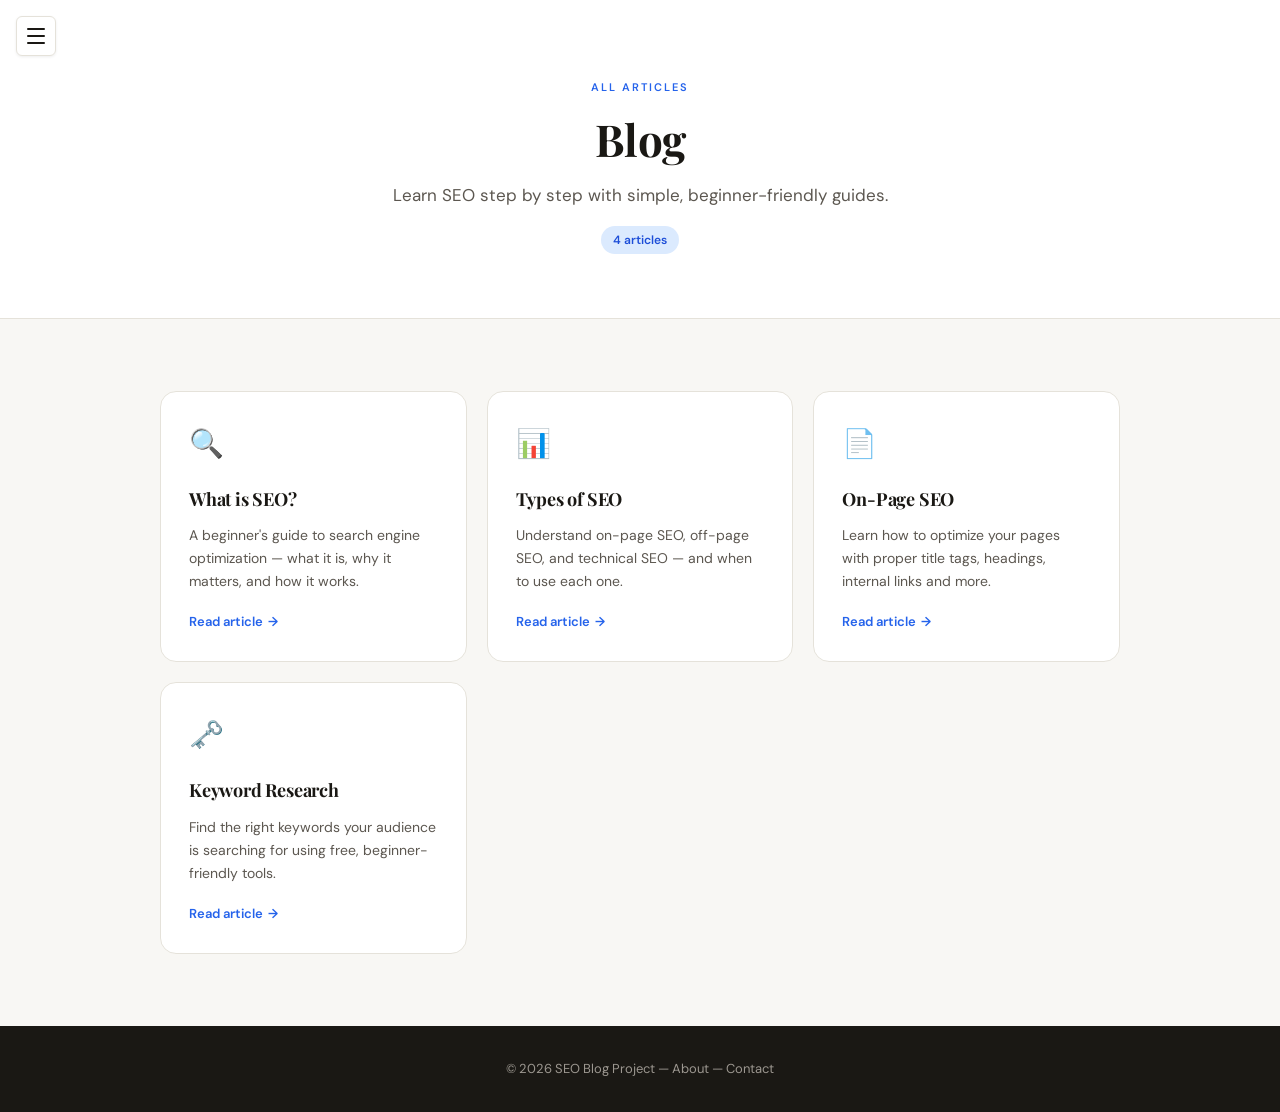
<file: blog/index.html>
<!DOCTYPE html>
<html lang="en">
  <head>
    <!-- Google tag (gtag.js) -->
    <script async src="https://www.googletagmanager.com/gtag/js?id=G-JPQ27DB7F4"></script>
    <script>
      window.dataLayer = window.dataLayer || [];
      function gtag(){dataLayer.push(arguments);}
      gtag('js', new Date());

      gtag('config', 'G-JPQ27DB7F4');
    </script>

    <meta charset="UTF-8">
    <title>SEO Blog Articles | SEO Blog for Students</title>
    <meta name="description" content="Read SEO tutorials, keyword research guides and on-page SEO tips for beginners.">
    <meta name="viewport" content="width=device-width, initial-scale=1.0">
    <link rel="canonical" href="https://yourdomain.com/blog/">
    <meta property="og:title" content="SEO Blog Articles">
    <meta property="og:description" content="Read SEO tutorials, keyword research guides and on-page SEO tips.">
    <meta property="og:type" content="website">
    <link rel="stylesheet" href="../css/style.css">
    <link rel="stylesheet" href="https://unpkg.com/aos@2.3.1/dist/aos.css">
  </head>
  <body>

    <aside class="sidebar" id="sidebar" role="navigation" aria-label="Main navigation">
      <div class="sidebar-header">
        <div class="logo">SEO Blog<span>For Students</span></div>
      </div>
      <nav class="side-nav">
        <a href="../index.html"><span class="nav-icon">⌂</span> Home</a>
        <a href="index.html"><span class="nav-icon">✦</span> Blog</a>
        <a href="../about.html"><span class="nav-icon">◎</span> About</a>
        <a href="../contact.html"><span class="nav-icon">✉</span> Contact</a>
      </nav>
      <div class="sidebar-footer">
        <button class="dark-toggle" id="dark-toggle" aria-label="Toggle dark mode">
          <div class="toggle-track"><div class="toggle-thumb"></div></div>
          Dark mode
        </button>
      </div>
    </aside>

    <div class="sidebar-overlay" id="sidebar-overlay"></div>

    <button class="menu-btn" id="menu-btn" aria-label="Open menu">
      <span></span><span></span><span></span>
    </button>

    <div class="main-content">

      <section class="hero">
        <div class="container">
          <span class="eyebrow">All Articles</span>
          <h2>Blog</h2>
          <p>Learn SEO step by step with simple, beginner-friendly guides.</p>
          <span class="blog-count">4 articles</span>
        </div>
      </section>

      <section class="features">
        <div class="container">
          <div class="card-box">

            <div class="card" data-aos="fade-up">
              <div class="card-icon">🔍</div>
              <h3>What is SEO?</h3>
              <p>A beginner's guide to search engine optimization — what it is, why it matters, and how it works.</p>
              <a href="what-is-seo.html" class="read-link">Read article</a>
            </div>

            <div class="card" data-aos="fade-up" data-aos-delay="80">
              <div class="card-icon">📊</div>
              <h3>Types of SEO</h3>
              <p>Understand on-page SEO, off-page SEO, and technical SEO — and when to use each one.</p>
              <a href="types-of-seo.html" class="read-link">Read article</a>
            </div>

            <div class="card" data-aos="fade-up" data-aos-delay="160">
              <div class="card-icon">📄</div>
              <h3>On-Page SEO</h3>
              <p>Learn how to optimize your pages with proper title tags, headings, internal links and more.</p>
              <a href="on-page-seo.html" class="read-link">Read article</a>
            </div>

            <div class="card" data-aos="fade-up" data-aos-delay="240">
              <div class="card-icon">🗝️</div>
              <h3>Keyword Research</h3>
              <p>Find the right keywords your audience is searching for using free, beginner-friendly tools.</p>
              <a href="keyword-research.html" class="read-link">Read article</a>
            </div>

          </div>
        </div>
      </section>

      <footer class="footer">
        <p>© 2026 SEO Blog Project &mdash; <a href="../about.html">About</a> &mdash; <a href="../contact.html">Contact</a></p>
      </footer>

    </div>

    <script src="https://unpkg.com/aos@2.3.1/dist/aos.js"></script>
    <script src="../js/script.js"></script>
  </body>
</html>
</file>
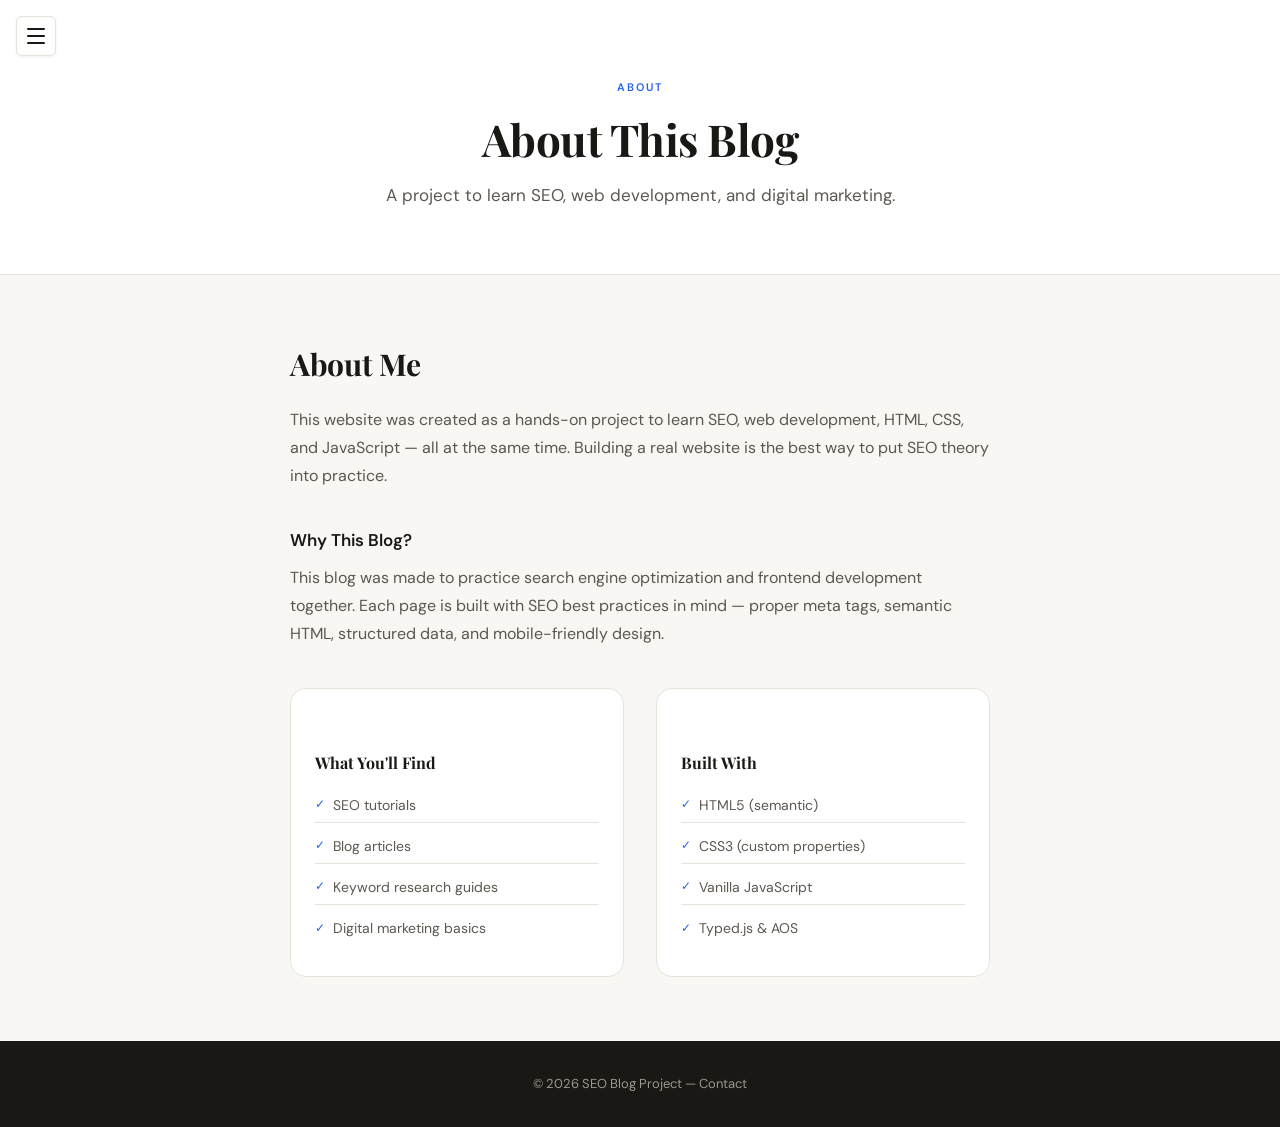
<file: about.html>
<!DOCTYPE html>
<html lang="en">
  <head>
    <!-- Google tag (gtag.js) -->
    <script async src="https://www.googletagmanager.com/gtag/js?id=G-JPQ27DB7F4"></script>
    <script>
      window.dataLayer = window.dataLayer || [];
      function gtag(){dataLayer.push(arguments);}
      gtag('js', new Date());

      gtag('config', 'G-JPQ27DB7F4');
    </script>

    <meta charset="UTF-8">
    <title>About | SEO Blog for Students</title>
    <meta name="description" content="About this SEO learning project — a beginner-friendly blog built with HTML, CSS and JavaScript to practice web development and SEO.">
    <meta name="viewport" content="width=device-width, initial-scale=1.0">
    <link rel="canonical" href="https://yourdomain.com/about.html">
    <link rel="stylesheet" href="css/style.css">
    <link rel="stylesheet" href="https://unpkg.com/aos@2.3.1/dist/aos.css">
  </head>
  <body>

    <aside class="sidebar" id="sidebar" role="navigation" aria-label="Main navigation">
      <div class="sidebar-header">
        <div class="logo">SEO Blog<span>For Students</span></div>
      </div>
      <nav class="side-nav">
        <a href="index.html"><span class="nav-icon">⌂</span> Home</a>
        <a href="blog/index.html"><span class="nav-icon">✦</span> Blog</a>
        <a href="about.html"><span class="nav-icon">◎</span> About</a>
        <a href="contact.html"><span class="nav-icon">✉</span> Contact</a>
      </nav>
      <div class="sidebar-footer">
        <button class="dark-toggle" id="dark-toggle" aria-label="Toggle dark mode">
          <div class="toggle-track"><div class="toggle-thumb"></div></div>
          Dark mode
        </button>
      </div>
    </aside>

    <div class="sidebar-overlay" id="sidebar-overlay"></div>
    <button class="menu-btn" id="menu-btn" aria-label="Open menu">
      <span></span><span></span><span></span>
    </button>

    <div class="main-content">

      <section class="hero">
        <div class="container">
          <span class="eyebrow">About</span>
          <h2>About This Blog</h2>
          <p>A project to learn SEO, web development, and digital marketing.</p>
        </div>
      </section>

      <section class="article">
        <div class="container article-box">

          <h2 data-aos="fade-up">About Me</h2>
          <p data-aos="fade-up">This website was created as a hands-on project to learn SEO, web development, HTML, CSS, and JavaScript — all at the same time. Building a real website is the best way to put SEO theory into practice.</p>

          <h3 data-aos="fade-up">Why This Blog?</h3>
          <p data-aos="fade-up">This blog was made to practice search engine optimization and frontend development together. Each page is built with SEO best practices in mind — proper meta tags, semantic HTML, structured data, and mobile-friendly design.</p>

          <div class="about-grid" data-aos="fade-up">
            <div class="about-card">
              <h3>What You'll Find</h3>
              <ul>
                <li>SEO tutorials</li>
                <li>Blog articles</li>
                <li>Keyword research guides</li>
                <li>Digital marketing basics</li>
              </ul>
            </div>

            <div class="about-card">
              <h3>Built With</h3>
              <ul>
                <li>HTML5 (semantic)</li>
                <li>CSS3 (custom properties)</li>
                <li>Vanilla JavaScript</li>
                <li>Typed.js &amp; AOS</li>
              </ul>
            </div>
          </div>

        </div>
      </section>

      <footer class="footer">
        <p>© 2026 SEO Blog Project &mdash; <a href="contact.html">Contact</a></p>
      </footer>
    </div>

    <script src="https://unpkg.com/aos@2.3.1/dist/aos.js"></script>
    <script src="js/script.js"></script>
  </body>
</html>
</file>
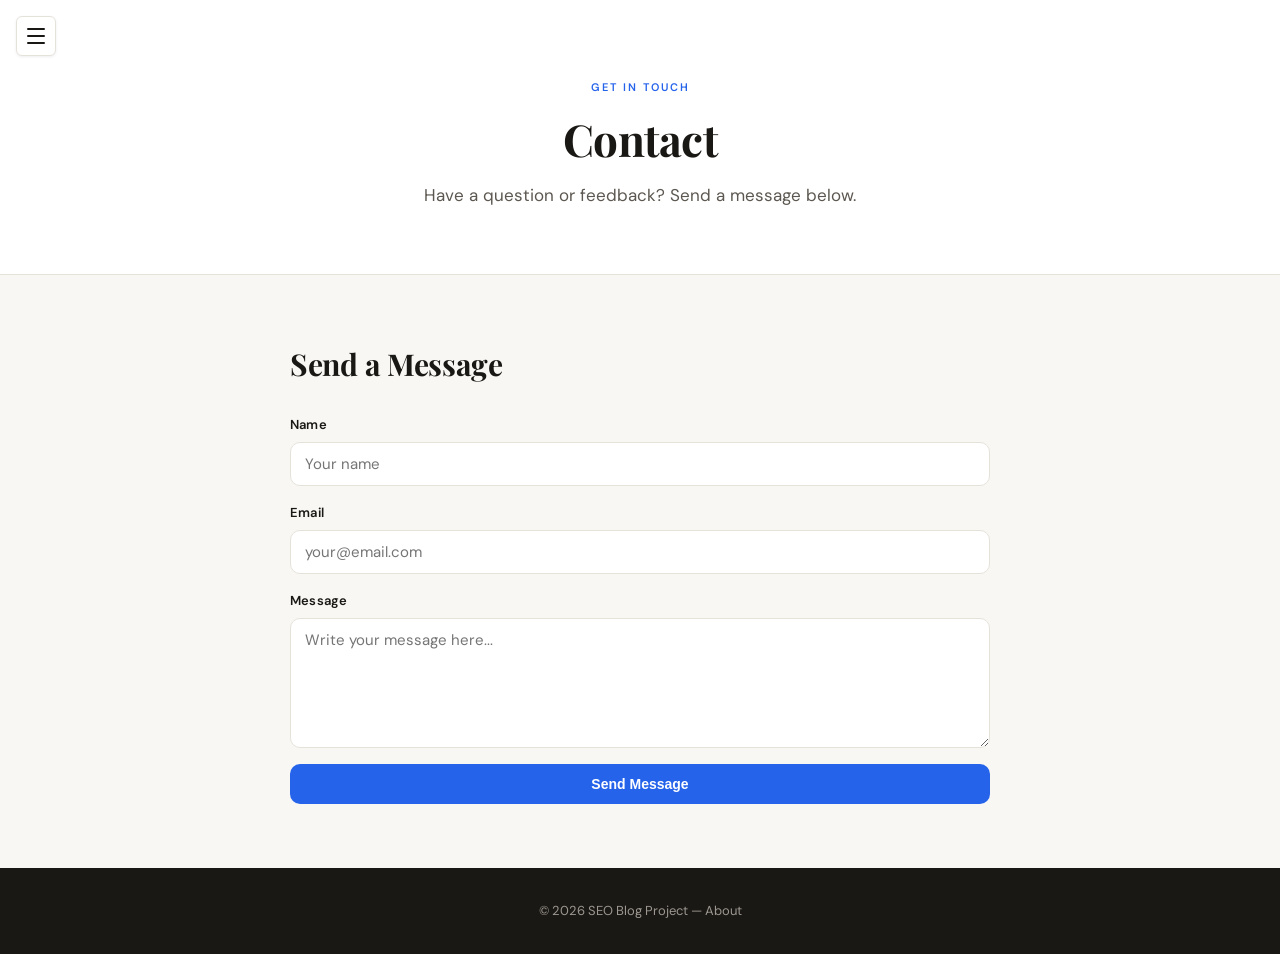
<file: contact.html>
<!DOCTYPE html>
<html lang="en">
  <head>
    <!-- Google tag (gtag.js) -->
    <script async src="https://www.googletagmanager.com/gtag/js?id=G-JPQ27DB7F4"></script>
    <script>
      window.dataLayer = window.dataLayer || [];
      function gtag(){dataLayer.push(arguments);}
      gtag('js', new Date());

      gtag('config', 'G-JPQ27DB7F4');
    </script>

    <meta charset="UTF-8">
    <title>Contact | SEO Blog for Students</title>
    <meta name="description" content="Get in touch with the SEO Blog project. Send a message using the contact form below.">
    <meta name="viewport" content="width=device-width, initial-scale=1.0">
    <link rel="stylesheet" href="css/style.css">
    <link rel="stylesheet" href="https://unpkg.com/aos@2.3.1/dist/aos.css">
  </head>
  <body>

    <aside class="sidebar" id="sidebar" role="navigation" aria-label="Main navigation">
      <div class="sidebar-header">
        <div class="logo">SEO Blog<span>For Students</span></div>
      </div>
      <nav class="side-nav">
        <a href="index.html"><span class="nav-icon">⌂</span> Home</a>
        <a href="blog/index.html"><span class="nav-icon">✦</span> Blog</a>
        <a href="about.html"><span class="nav-icon">◎</span> About</a>
        <a href="contact.html"><span class="nav-icon">✉</span> Contact</a>
      </nav>
      <div class="sidebar-footer">
        <button class="dark-toggle" id="dark-toggle" aria-label="Toggle dark mode">
          <div class="toggle-track"><div class="toggle-thumb"></div></div>
          Dark mode
        </button>
      </div>
    </aside>

    <div class="sidebar-overlay" id="sidebar-overlay"></div>
    <button class="menu-btn" id="menu-btn" aria-label="Open menu">
      <span></span><span></span><span></span>
    </button>

    <div class="main-content">

      <section class="hero">
        <div class="container">
          <span class="eyebrow">Get in Touch</span>
          <h2>Contact</h2>
          <p>Have a question or feedback? Send a message below.</p>
        </div>
      </section>

      <section class="article">
        <div class="container article-box">

          <h2 data-aos="fade-up">Send a Message</h2>

          <form id="contactForm" class="contact-form" data-aos="fade-up" novalidate>
            <div class="form-group">
              <label for="contact-name">Name</label>
              <input type="text" id="contact-name" name="name" placeholder="Your name">
              <span class="field-error" id="contact-name-error"></span>
            </div>

            <div class="form-group">
              <label for="contact-email">Email</label>
              <input type="email" id="contact-email" name="email" placeholder="your@email.com">
              <span class="field-error" id="contact-email-error"></span>
            </div>

            <div class="form-group">
              <label for="contact-message">Message</label>
              <textarea id="contact-message" name="message" placeholder="Write your message here..."></textarea>
              <span class="field-error" id="contact-message-error"></span>
            </div>

            <button type="submit" class="btn-primary">Send Message</button>
          </form>

          <div class="form-success" id="form-success">
            ✓ Your message has been sent. Thank you!
          </div>

        </div>
      </section>

      <footer class="footer">
        <p>© 2026 SEO Blog Project &mdash; <a href="about.html">About</a></p>
      </footer>
    </div>

    <script src="https://unpkg.com/aos@2.3.1/dist/aos.js"></script>
    <script src="js/script.js"></script>
  </body>
</html>
</file>
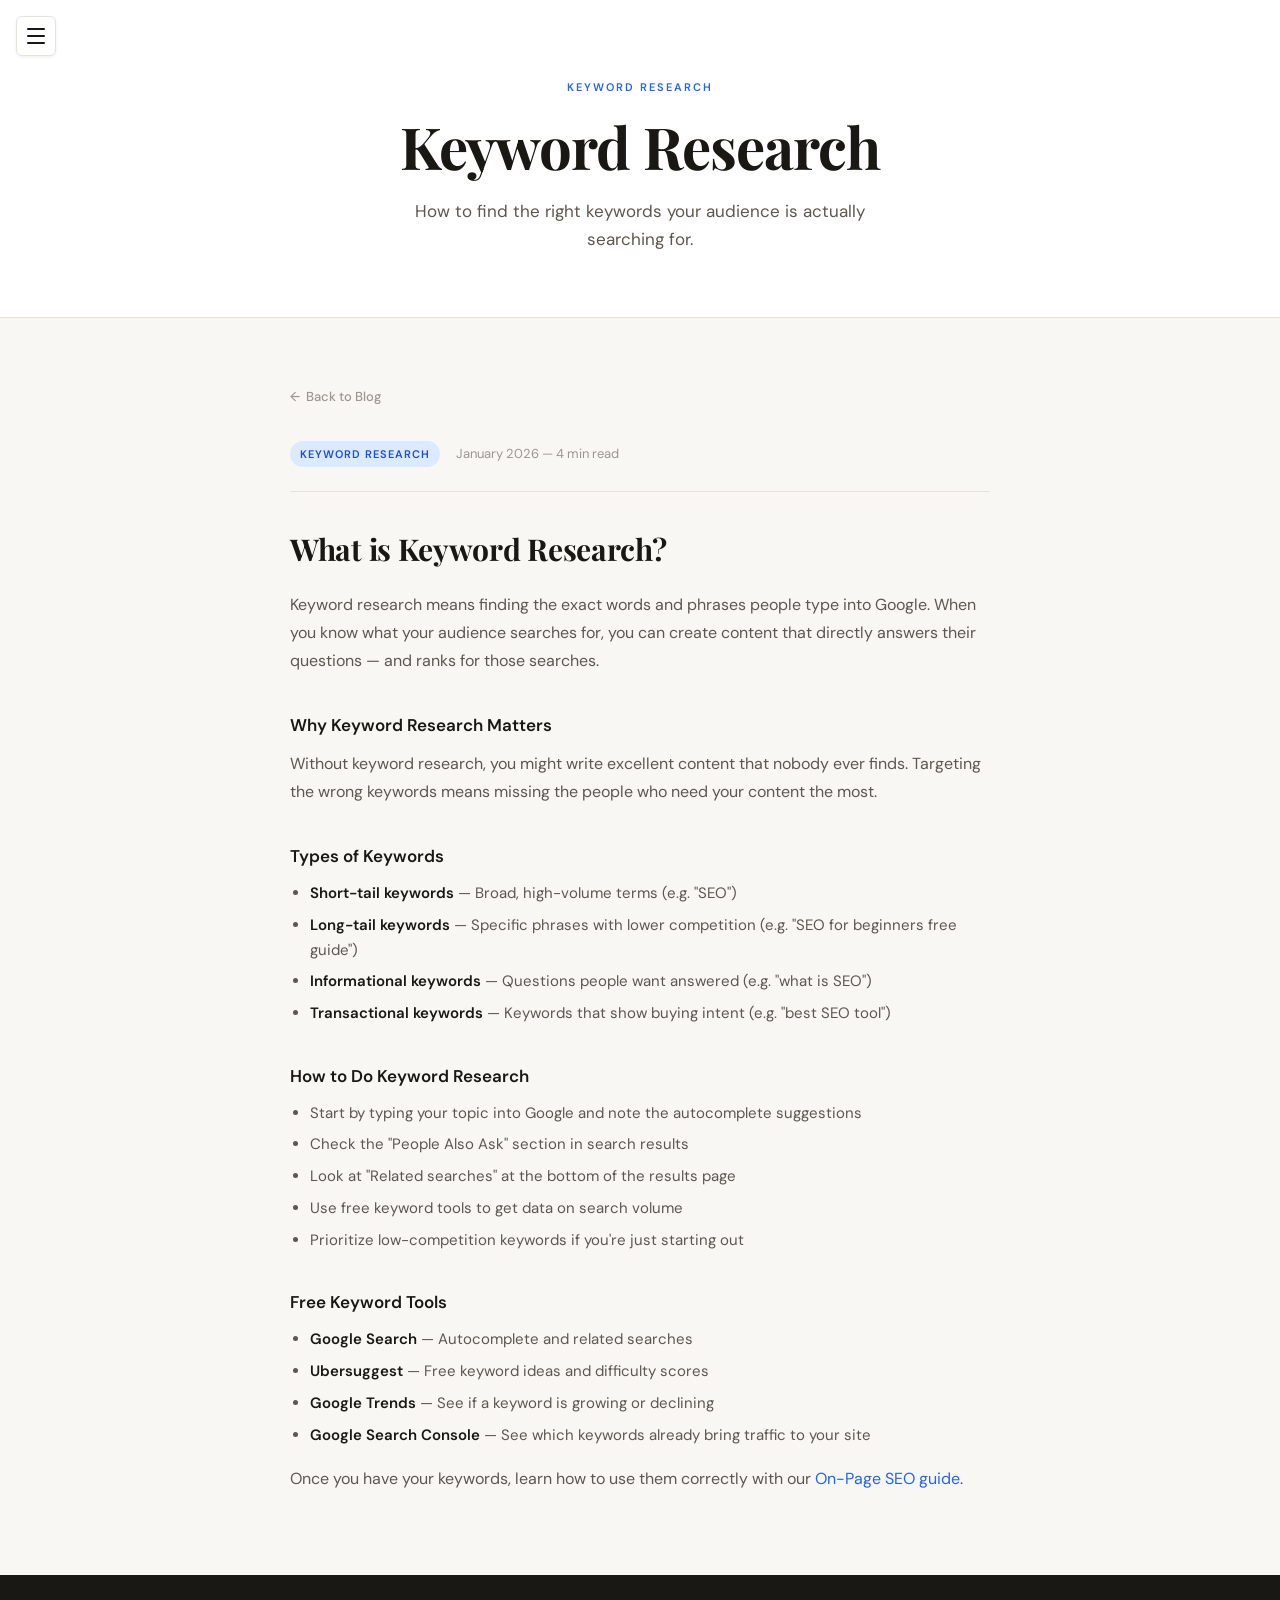
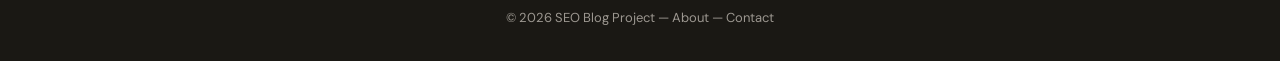
<file: blog/keyword-research.html>
<!DOCTYPE html>
<html lang="en">
  <head>
    <!-- Google tag (gtag.js) -->
    <script async src="https://www.googletagmanager.com/gtag/js?id=G-JPQ27DB7F4"></script>
    <script>
      window.dataLayer = window.dataLayer || [];
      function gtag(){dataLayer.push(arguments);}
      gtag('js', new Date());

      gtag('config', 'G-JPQ27DB7F4');
    </script>

    <meta charset="UTF-8">
    <title>Keyword Research Guide for Beginners | SEO Blog</title>
    <meta name="description" content="Learn how to do keyword research and find the right keywords for SEO using free tools like Google Search, Ubersuggest and Google Trends.">
    <meta name="viewport" content="width=device-width, initial-scale=1.0">
    <link rel="canonical" href="https://yourdomain.com/blog/keyword-research.html">
    <meta property="og:title" content="Keyword Research Guide for Beginners">
    <meta property="og:description" content="Learn how to find the right keywords for SEO using free tools.">
    <meta property="og:type" content="article">
    <link rel="stylesheet" href="../css/style.css">
    <link rel="stylesheet" href="https://unpkg.com/aos@2.3.1/dist/aos.css">
    <script type="application/ld+json">
    {
      "@context": "https://schema.org",
      "@type": "Article",
      "headline": "Keyword Research Guide for Beginners",
      "description": "Learn keyword research and find the right keywords for SEO.",
      "author": { "@type": "Person", "name": "SEO Blog" },
      "datePublished": "2026-01-01"
    }
    </script>
  </head>
  <body>

    <aside class="sidebar" id="sidebar" role="navigation" aria-label="Main navigation">
      <div class="sidebar-header">
        <div class="logo">SEO Blog<span>For Students</span></div>
      </div>
      <nav class="side-nav">
        <a href="../index.html"><span class="nav-icon">⌂</span> Home</a>
        <a href="index.html"><span class="nav-icon">✦</span> Blog</a>
        <a href="../about.html"><span class="nav-icon">◎</span> About</a>
        <a href="../contact.html"><span class="nav-icon">✉</span> Contact</a>
      </nav>
      <div class="sidebar-footer">
        <button class="dark-toggle" id="dark-toggle" aria-label="Toggle dark mode">
          <div class="toggle-track"><div class="toggle-thumb"></div></div>
          Dark mode
        </button>
      </div>
    </aside>

    <div class="sidebar-overlay" id="sidebar-overlay"></div>
    <button class="menu-btn" id="menu-btn" aria-label="Open menu">
      <span></span><span></span><span></span>
    </button>

    <div class="main-content">

      <section class="hero">
        <div class="container">
          <span class="eyebrow">Keyword Research</span>
          <h1>Keyword Research</h1>
          <p>How to find the right keywords your audience is actually searching for.</p>
        </div>
      </section>

      <section class="article">
        <div class="container article-box">

          <a href="index.html" class="back-link">Back to Blog</a>

          <div class="article-meta">
            <span class="tag">Keyword Research</span>
            <span class="meta-date">January 2026 &mdash; 4 min read</span>
          </div>

          <h2 data-aos="fade-up">What is Keyword Research?</h2>
          <p data-aos="fade-up">Keyword research means finding the exact words and phrases people type into Google. When you know what your audience searches for, you can create content that directly answers their questions — and ranks for those searches.</p>

          <h3 data-aos="fade-up">Why Keyword Research Matters</h3>
          <p data-aos="fade-up">Without keyword research, you might write excellent content that nobody ever finds. Targeting the wrong keywords means missing the people who need your content the most.</p>

          <h3 data-aos="fade-up">Types of Keywords</h3>
          <ul data-aos="fade-up">
            <li><strong>Short-tail keywords</strong> — Broad, high-volume terms (e.g. "SEO")</li>
            <li><strong>Long-tail keywords</strong> — Specific phrases with lower competition (e.g. "SEO for beginners free guide")</li>
            <li><strong>Informational keywords</strong> — Questions people want answered (e.g. "what is SEO")</li>
            <li><strong>Transactional keywords</strong> — Keywords that show buying intent (e.g. "best SEO tool")</li>
          </ul>

          <h3 data-aos="fade-up">How to Do Keyword Research</h3>
          <ul data-aos="fade-up">
            <li>Start by typing your topic into Google and note the autocomplete suggestions</li>
            <li>Check the "People Also Ask" section in search results</li>
            <li>Look at "Related searches" at the bottom of the results page</li>
            <li>Use free keyword tools to get data on search volume</li>
            <li>Prioritize low-competition keywords if you're just starting out</li>
          </ul>

          <h3 data-aos="fade-up">Free Keyword Tools</h3>
          <ul data-aos="fade-up">
            <li><strong>Google Search</strong> — Autocomplete and related searches</li>
            <li><strong>Ubersuggest</strong> — Free keyword ideas and difficulty scores</li>
            <li><strong>Google Trends</strong> — See if a keyword is growing or declining</li>
            <li><strong>Google Search Console</strong> — See which keywords already bring traffic to your site</li>
          </ul>

          <p data-aos="fade-up">Once you have your keywords, learn how to use them correctly with our <a href="on-page-seo.html">On-Page SEO guide</a>.</p>

        </div>
      </section>

      <footer class="footer">
        <p>© 2026 SEO Blog Project &mdash; <a href="../about.html">About</a> &mdash; <a href="../contact.html">Contact</a></p>
      </footer>
    </div>

    <script src="https://unpkg.com/aos@2.3.1/dist/aos.js"></script>
    <script src="../js/script.js"></script>
  </body>
</html>
</file>
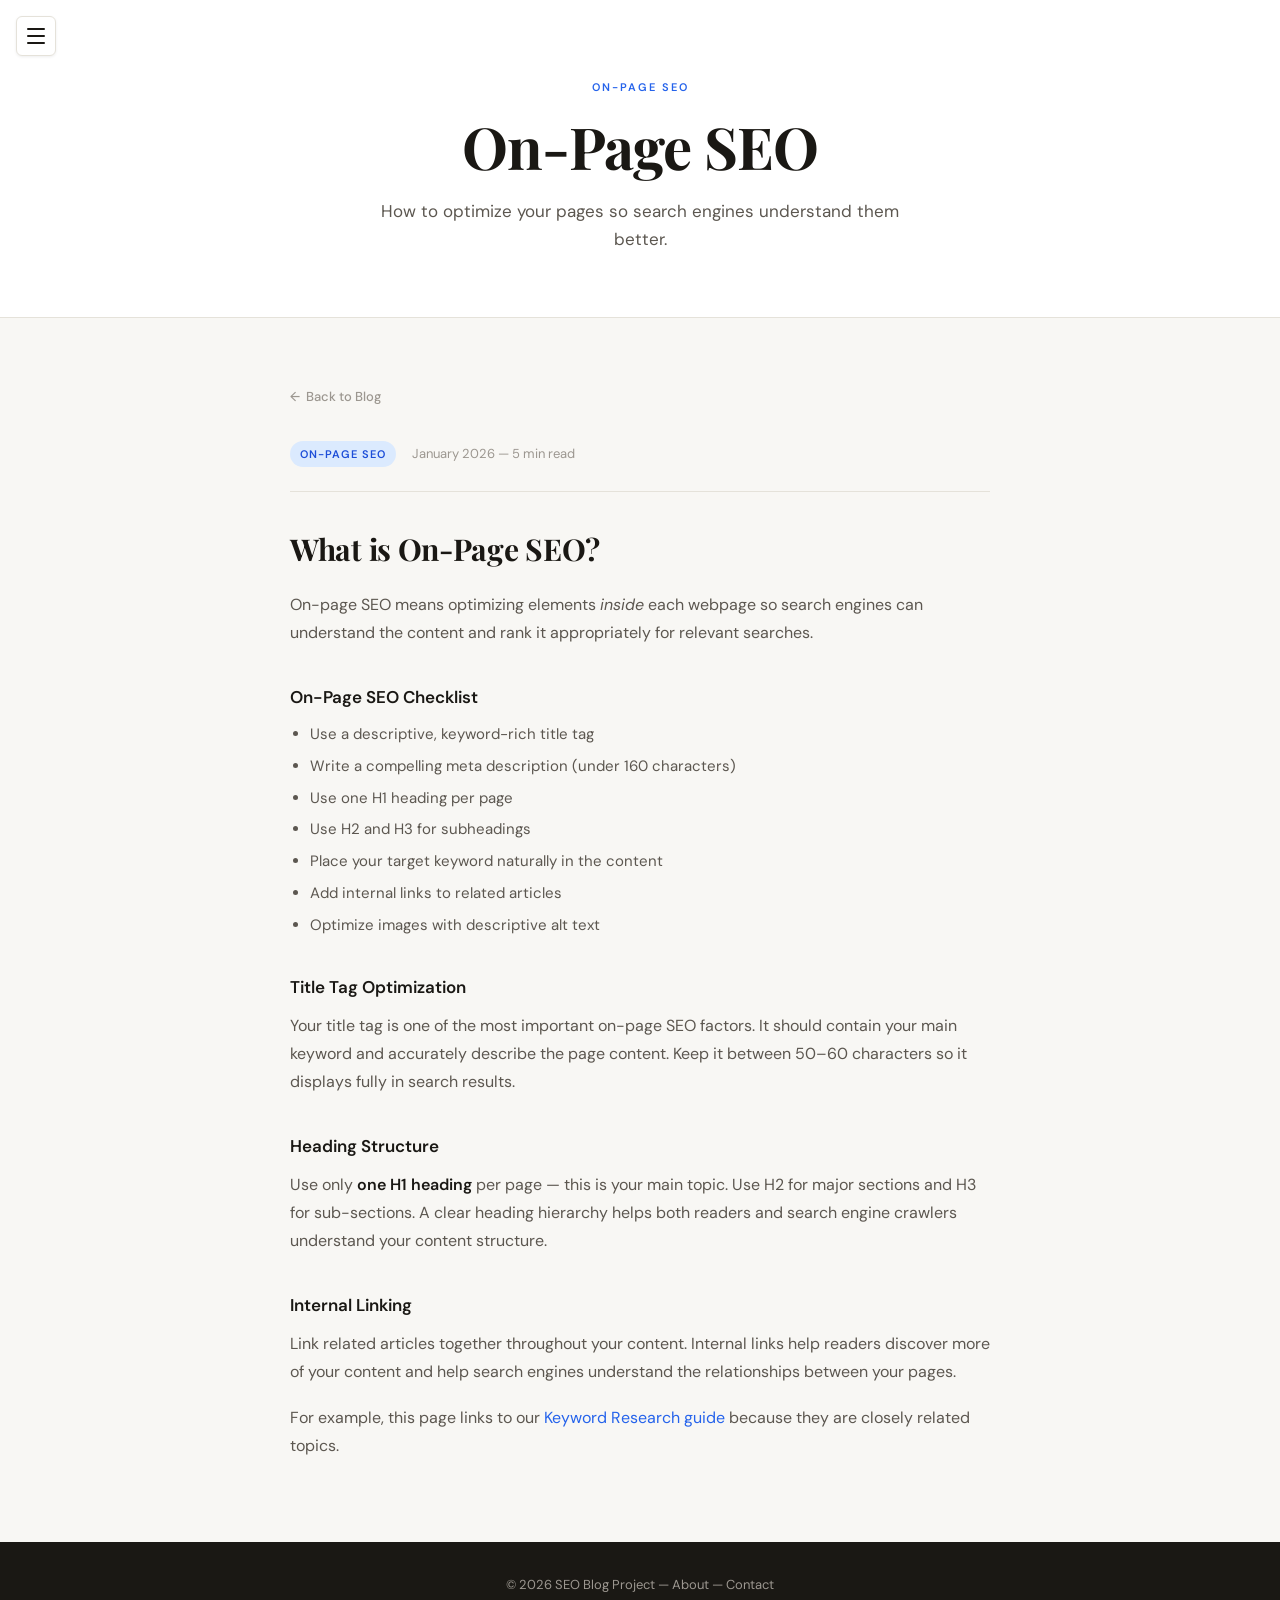
<file: blog/on-page-seo.html>
<!DOCTYPE html>
<html lang="en">
  <head>
    <!-- Google tag (gtag.js) -->
    <script async src="https://www.googletagmanager.com/gtag/js?id=G-JPQ27DB7F4"></script>
    <script>
      window.dataLayer = window.dataLayer || [];
      function gtag(){dataLayer.push(arguments);}
      gtag('js', new Date());

      gtag('config', 'G-JPQ27DB7F4');
    </script>

    <meta charset="UTF-8">
    <title>On-Page SEO Guide for Beginners | SEO Blog</title>
    <meta name="description" content="Learn how to optimize your web pages with on-page SEO techniques including title tags, meta descriptions, headings, and internal linking.">
    <meta name="viewport" content="width=device-width, initial-scale=1.0">
    <link rel="canonical" href="https://yourdomain.com/blog/on-page-seo.html">
    <meta property="og:title" content="On-Page SEO Guide for Beginners">
    <meta property="og:description" content="Learn how to optimize pages for search engines using on-page SEO techniques.">
    <meta property="og:type" content="article">
    <link rel="stylesheet" href="../css/style.css">
    <link rel="stylesheet" href="https://unpkg.com/aos@2.3.1/dist/aos.css">
    <script type="application/ld+json">
    {
      "@context": "https://schema.org",
      "@type": "Article",
      "headline": "On-Page SEO Guide for Beginners",
      "description": "Learn how to optimize pages using on-page SEO techniques.",
      "author": { "@type": "Person", "name": "SEO Blog" },
      "datePublished": "2026-01-01"
    }
    </script>
  </head>
  <body>

    <aside class="sidebar" id="sidebar" role="navigation" aria-label="Main navigation">
      <div class="sidebar-header">
        <div class="logo">SEO Blog<span>For Students</span></div>
      </div>
      <nav class="side-nav">
        <a href="../index.html"><span class="nav-icon">⌂</span> Home</a>
        <a href="index.html"><span class="nav-icon">✦</span> Blog</a>
        <a href="../about.html"><span class="nav-icon">◎</span> About</a>
        <a href="../contact.html"><span class="nav-icon">✉</span> Contact</a>
      </nav>
      <div class="sidebar-footer">
        <button class="dark-toggle" id="dark-toggle" aria-label="Toggle dark mode">
          <div class="toggle-track"><div class="toggle-thumb"></div></div>
          Dark mode
        </button>
      </div>
    </aside>

    <div class="sidebar-overlay" id="sidebar-overlay"></div>
    <button class="menu-btn" id="menu-btn" aria-label="Open menu">
      <span></span><span></span><span></span>
    </button>

    <div class="main-content">

      <section class="hero">
        <div class="container">
          <span class="eyebrow">On-Page SEO</span>
          <h1>On-Page SEO</h1>
          <p>How to optimize your pages so search engines understand them better.</p>
        </div>
      </section>

      <section class="article">
        <div class="container article-box">

          <a href="index.html" class="back-link">Back to Blog</a>

          <div class="article-meta">
            <span class="tag">On-Page SEO</span>
            <span class="meta-date">January 2026 &mdash; 5 min read</span>
          </div>

          <h2 data-aos="fade-up">What is On-Page SEO?</h2>
          <p data-aos="fade-up">On-page SEO means optimizing elements <em>inside</em> each webpage so search engines can understand the content and rank it appropriately for relevant searches.</p>

          <h3 data-aos="fade-up">On-Page SEO Checklist</h3>
          <ul data-aos="fade-up">
            <li>Use a descriptive, keyword-rich title tag</li>
            <li>Write a compelling meta description (under 160 characters)</li>
            <li>Use one H1 heading per page</li>
            <li>Use H2 and H3 for subheadings</li>
            <li>Place your target keyword naturally in the content</li>
            <li>Add internal links to related articles</li>
            <li>Optimize images with descriptive alt text</li>
          </ul>

          <h3 data-aos="fade-up">Title Tag Optimization</h3>
          <p data-aos="fade-up">Your title tag is one of the most important on-page SEO factors. It should contain your main keyword and accurately describe the page content. Keep it between 50–60 characters so it displays fully in search results.</p>

          <h3 data-aos="fade-up">Heading Structure</h3>
          <p data-aos="fade-up">Use only <strong>one H1 heading</strong> per page — this is your main topic. Use H2 for major sections and H3 for sub-sections. A clear heading hierarchy helps both readers and search engine crawlers understand your content structure.</p>

          <h3 data-aos="fade-up">Internal Linking</h3>
          <p data-aos="fade-up">Link related articles together throughout your content. Internal links help readers discover more of your content and help search engines understand the relationships between your pages.</p>
          <p data-aos="fade-up">For example, this page links to our <a href="keyword-research.html">Keyword Research guide</a> because they are closely related topics.</p>

        </div>
      </section>

      <footer class="footer">
        <p>© 2026 SEO Blog Project &mdash; <a href="../about.html">About</a> &mdash; <a href="../contact.html">Contact</a></p>
      </footer>
    </div>

    <script src="https://unpkg.com/aos@2.3.1/dist/aos.js"></script>
    <script src="../js/script.js"></script>
  </body>
</html>
</file>
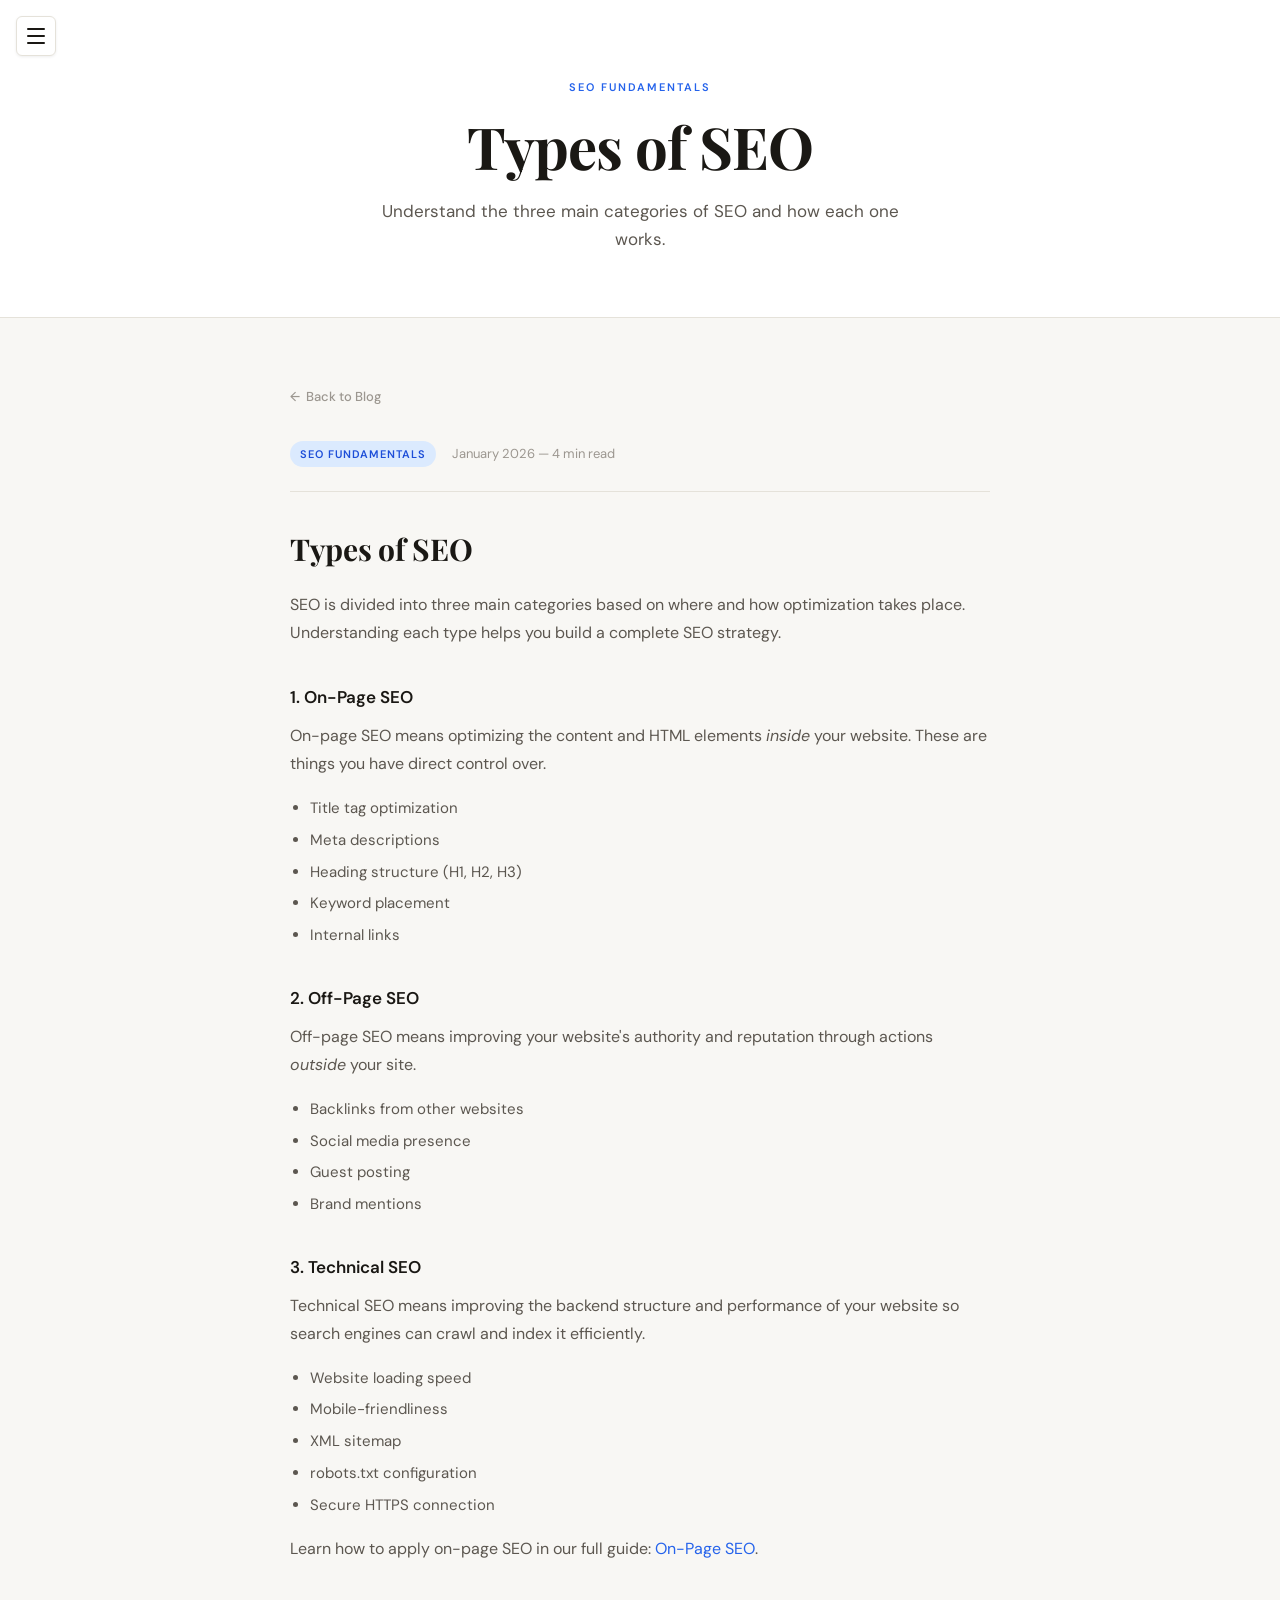
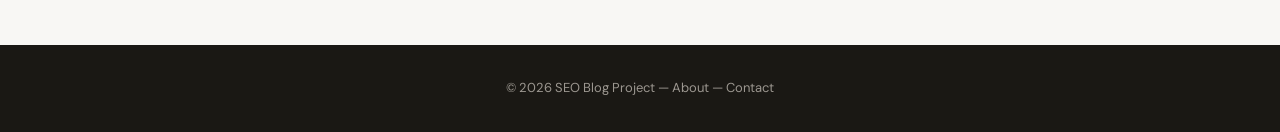
<file: blog/types-of-seo.html>
<!DOCTYPE html>
<html lang="en">
  <head>
    <!-- Google tag (gtag.js) -->
    <script async src="https://www.googletagmanager.com/gtag/js?id=G-JPQ27DB7F4"></script>
    <script>
      window.dataLayer = window.dataLayer || [];
      function gtag(){dataLayer.push(arguments);}
      gtag('js', new Date());

      gtag('config', 'G-JPQ27DB7F4');
    </script>

    <meta charset="UTF-8">
    <title>Types of SEO: On-Page, Off-Page &amp; Technical | SEO Blog</title>
    <meta name="description" content="Learn the three main types of SEO — on-page SEO, off-page SEO, and technical SEO — and how each one helps your website rank higher.">
    <meta name="viewport" content="width=device-width, initial-scale=1.0">
    <link rel="canonical" href="https://yourdomain.com/blog/types-of-seo.html">
    <meta property="og:title" content="Types of SEO: On-Page, Off-Page & Technical">
    <meta property="og:description" content="Learn the three main types of SEO and how each helps your website rank higher on Google.">
    <meta property="og:type" content="article">
    <link rel="stylesheet" href="../css/style.css">
    <link rel="stylesheet" href="https://unpkg.com/aos@2.3.1/dist/aos.css">
    <script type="application/ld+json">
    {
      "@context": "https://schema.org",
      "@type": "Article",
      "headline": "Types of SEO: On-Page, Off-Page and Technical",
      "description": "Learn different types of SEO including on page SEO, off page SEO and technical SEO.",
      "author": { "@type": "Person", "name": "SEO Blog" },
      "datePublished": "2026-01-01"
    }
    </script>
  </head>
  <body>

    <aside class="sidebar" id="sidebar" role="navigation" aria-label="Main navigation">
      <div class="sidebar-header">
        <div class="logo">SEO Blog<span>For Students</span></div>
      </div>
      <nav class="side-nav">
        <a href="../index.html"><span class="nav-icon">⌂</span> Home</a>
        <a href="index.html"><span class="nav-icon">✦</span> Blog</a>
        <a href="../about.html"><span class="nav-icon">◎</span> About</a>
        <a href="../contact.html"><span class="nav-icon">✉</span> Contact</a>
      </nav>
      <div class="sidebar-footer">
        <button class="dark-toggle" id="dark-toggle" aria-label="Toggle dark mode">
          <div class="toggle-track"><div class="toggle-thumb"></div></div>
          Dark mode
        </button>
      </div>
    </aside>

    <div class="sidebar-overlay" id="sidebar-overlay"></div>
    <button class="menu-btn" id="menu-btn" aria-label="Open menu">
      <span></span><span></span><span></span>
    </button>

    <div class="main-content">

      <section class="hero">
        <div class="container">
          <span class="eyebrow">SEO Fundamentals</span>
          <h1>Types of SEO</h1>
          <p>Understand the three main categories of SEO and how each one works.</p>
        </div>
      </section>

      <section class="article">
        <div class="container article-box">

          <a href="index.html" class="back-link">Back to Blog</a>

          <div class="article-meta">
            <span class="tag">SEO Fundamentals</span>
            <span class="meta-date">January 2026 &mdash; 4 min read</span>
          </div>

          <h2 data-aos="fade-up">Types of SEO</h2>
          <p data-aos="fade-up">SEO is divided into three main categories based on where and how optimization takes place. Understanding each type helps you build a complete SEO strategy.</p>

          <h3 data-aos="fade-up">1. On-Page SEO</h3>
          <p data-aos="fade-up">On-page SEO means optimizing the content and HTML elements <em>inside</em> your website. These are things you have direct control over.</p>
          <ul data-aos="fade-up">
            <li>Title tag optimization</li>
            <li>Meta descriptions</li>
            <li>Heading structure (H1, H2, H3)</li>
            <li>Keyword placement</li>
            <li>Internal links</li>
          </ul>

          <h3 data-aos="fade-up">2. Off-Page SEO</h3>
          <p data-aos="fade-up">Off-page SEO means improving your website's authority and reputation through actions <em>outside</em> your site.</p>
          <ul data-aos="fade-up">
            <li>Backlinks from other websites</li>
            <li>Social media presence</li>
            <li>Guest posting</li>
            <li>Brand mentions</li>
          </ul>

          <h3 data-aos="fade-up">3. Technical SEO</h3>
          <p data-aos="fade-up">Technical SEO means improving the backend structure and performance of your website so search engines can crawl and index it efficiently.</p>
          <ul data-aos="fade-up">
            <li>Website loading speed</li>
            <li>Mobile-friendliness</li>
            <li>XML sitemap</li>
            <li>robots.txt configuration</li>
            <li>Secure HTTPS connection</li>
          </ul>

          <p data-aos="fade-up">Learn how to apply on-page SEO in our full guide: <a href="on-page-seo.html">On-Page SEO</a>.</p>

        </div>
      </section>

      <footer class="footer">
        <p>© 2026 SEO Blog Project &mdash; <a href="../about.html">About</a> &mdash; <a href="../contact.html">Contact</a></p>
      </footer>
    </div>

    <script src="https://unpkg.com/aos@2.3.1/dist/aos.js"></script>
    <script src="../js/script.js"></script>
  </body>
</html>
</file>
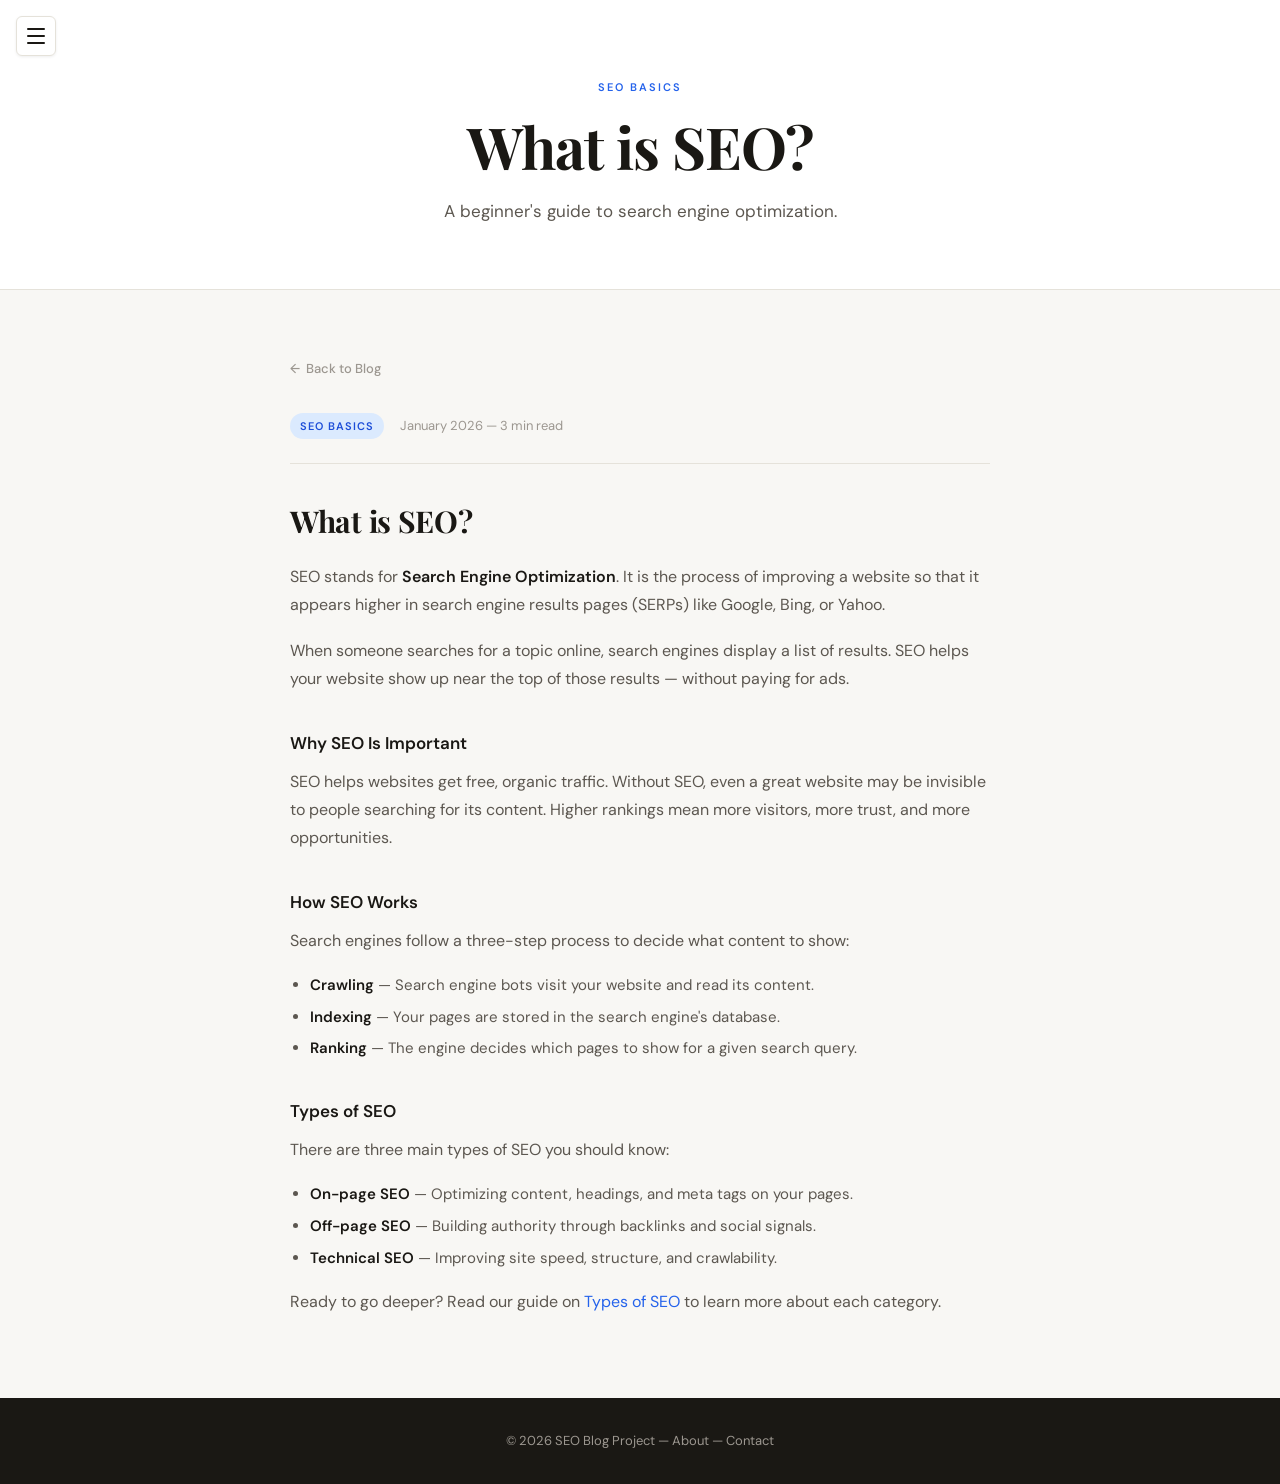
<file: blog/what-is-seo.html>
<!DOCTYPE html>
<html lang="en">
  <head>
    <!-- Google tag (gtag.js) -->
    <script async src="https://www.googletagmanager.com/gtag/js?id=G-JPQ27DB7F4"></script>
    <script>
      window.dataLayer = window.dataLayer || [];
      function gtag(){dataLayer.push(arguments);}
      gtag('js', new Date());

      gtag('config', 'G-JPQ27DB7F4');
    </script>

    <meta charset="UTF-8">
    <title>What is SEO? Beginner's Guide | SEO Blog</title>
    <meta name="description" content="Learn what SEO is, how search engines work, why SEO is important, and the three main types of SEO optimization.">
    <meta name="viewport" content="width=device-width, initial-scale=1.0">
    <link rel="canonical" href="https://yourdomain.com/blog/what-is-seo.html">
    <meta property="og:title" content="What is SEO? Beginner's Guide">
    <meta property="og:description" content="Learn what SEO is, how search engines work, and why SEO is important for every website.">
    <meta property="og:type" content="article">
    <link rel="stylesheet" href="../css/style.css">
    <link rel="stylesheet" href="https://unpkg.com/aos@2.3.1/dist/aos.css">
    <script type="application/ld+json">
    {
      "@context": "https://schema.org",
      "@type": "Article",
      "headline": "What is SEO? Beginner's Guide",
      "description": "Learn what SEO is, how search engines work and why SEO matters.",
      "author": { "@type": "Person", "name": "SEO Blog" },
      "datePublished": "2026-01-01"
    }
    </script>
  </head>
  <body>

    <aside class="sidebar" id="sidebar" role="navigation" aria-label="Main navigation">
      <div class="sidebar-header">
        <div class="logo">SEO Blog<span>For Students</span></div>
      </div>
      <nav class="side-nav">
        <a href="../index.html"><span class="nav-icon">⌂</span> Home</a>
        <a href="index.html"><span class="nav-icon">✦</span> Blog</a>
        <a href="../about.html"><span class="nav-icon">◎</span> About</a>
        <a href="../contact.html"><span class="nav-icon">✉</span> Contact</a>
      </nav>
      <div class="sidebar-footer">
        <button class="dark-toggle" id="dark-toggle" aria-label="Toggle dark mode">
          <div class="toggle-track"><div class="toggle-thumb"></div></div>
          Dark mode
        </button>
      </div>
    </aside>

    <div class="sidebar-overlay" id="sidebar-overlay"></div>
    <button class="menu-btn" id="menu-btn" aria-label="Open menu">
      <span></span><span></span><span></span>
    </button>

    <div class="main-content">

      <section class="hero">
        <div class="container">
          <span class="eyebrow">SEO Basics</span>
          <h1>What is SEO?</h1>
          <p>A beginner's guide to search engine optimization.</p>
        </div>
      </section>

      <section class="article">
        <div class="container article-box">

          <a href="index.html" class="back-link">Back to Blog</a>

          <div class="article-meta">
            <span class="tag">SEO Basics</span>
            <span class="meta-date">January 2026 &mdash; 3 min read</span>
          </div>

          <h2 data-aos="fade-up">What is SEO?</h2>
          <p data-aos="fade-up">SEO stands for <strong>Search Engine Optimization</strong>. It is the process of improving a website so that it appears higher in search engine results pages (SERPs) like Google, Bing, or Yahoo.</p>
          <p data-aos="fade-up">When someone searches for a topic online, search engines display a list of results. SEO helps your website show up near the top of those results — without paying for ads.</p>

          <h3 data-aos="fade-up">Why SEO Is Important</h3>
          <p data-aos="fade-up">SEO helps websites get free, organic traffic. Without SEO, even a great website may be invisible to people searching for its content. Higher rankings mean more visitors, more trust, and more opportunities.</p>

          <h3 data-aos="fade-up">How SEO Works</h3>
          <p data-aos="fade-up">Search engines follow a three-step process to decide what content to show:</p>
          <ul data-aos="fade-up">
            <li><strong>Crawling</strong> — Search engine bots visit your website and read its content.</li>
            <li><strong>Indexing</strong> — Your pages are stored in the search engine's database.</li>
            <li><strong>Ranking</strong> — The engine decides which pages to show for a given search query.</li>
          </ul>

          <h3 data-aos="fade-up">Types of SEO</h3>
          <p data-aos="fade-up">There are three main types of SEO you should know:</p>
          <ul data-aos="fade-up">
            <li><strong>On-page SEO</strong> — Optimizing content, headings, and meta tags on your pages.</li>
            <li><strong>Off-page SEO</strong> — Building authority through backlinks and social signals.</li>
            <li><strong>Technical SEO</strong> — Improving site speed, structure, and crawlability.</li>
          </ul>

          <p data-aos="fade-up">Ready to go deeper? Read our guide on <a href="types-of-seo.html">Types of SEO</a> to learn more about each category.</p>

        </div>
      </section>

      <footer class="footer">
        <p>© 2026 SEO Blog Project &mdash; <a href="../about.html">About</a> &mdash; <a href="../contact.html">Contact</a></p>
      </footer>
    </div>

    <script src="https://unpkg.com/aos@2.3.1/dist/aos.js"></script>
    <script src="../js/script.js"></script>
  </body>
</html>
</file>
<file: css/style.css>
@import url('https://fonts.googleapis.com/css2?family=Playfair+Display:wght@400;700&family=DM+Sans:wght@300;400;500;600&display=swap');

/* ===== RESET & VARIABLES ===== */
*, *::before, *::after {
  margin: 0;
  padding: 0;
  box-sizing: border-box;
}

:root {
  --accent: #2563eb;
  --accent-light: #dbeafe;
  --accent-dark: #1d4ed8;

  --bg: #f8f7f4;
  --bg-2: #ffffff;
  --bg-card: #ffffff;
  --border: #e5e2da;

  --text-primary: #1a1814;
  --text-secondary: #5c5750;
  --text-muted: #9c9790;

  --sidebar-bg: #1a1814;
  --sidebar-text: #f8f7f4;
  --sidebar-muted: #9c9790;
  --sidebar-hover: #2563eb;
  --sidebar-width: 240px;

  --font-display: 'Playfair Display', Georgia, serif;
  --font-body: 'DM Sans', system-ui, sans-serif;

  --radius-sm: 6px;
  --radius-md: 10px;
  --radius-lg: 16px;

  --shadow-sm: 0 1px 3px rgba(0,0,0,0.07);
  --shadow-md: 0 4px 16px rgba(0,0,0,0.09);

  --transition: 0.25s ease;
}

body.dark-mode {
  --bg: #0f0e0d;
  --bg-2: #1a1814;
  --bg-card: #201e1a;
  --border: #2e2b25;

  --text-primary: #f5f3ef;
  --text-secondary: #b0ad a6;
  --text-muted: #6b6760;

  --sidebar-bg: #0a0908;
  --sidebar-text: #f5f3ef;
  --sidebar-muted: #6b6760;

  --shadow-sm: 0 1px 3px rgba(0,0,0,0.3);
  --shadow-md: 0 4px 16px rgba(0,0,0,0.35);
}

/* ===== BASE ===== */
html {
  scroll-behavior: smooth;
}

body {
  font-family: var(--font-body);
  background: var(--bg);
  color: var(--text-primary);
  line-height: 1.7;
  font-size: 16px;
  transition: background var(--transition), color var(--transition);
}

img { max-width: 100%; display: block; }

a { color: var(--accent); text-decoration: none; }
a:hover { text-decoration: underline; }

.container {
  width: 92%;
  max-width: 960px;
  margin: 0 auto;
}

/* ===== SIDEBAR — always starts hidden, toggled by hamburger ===== */
.sidebar {
  position: fixed;
  left: calc(-1 * var(--sidebar-width));
  top: 0;
  width: var(--sidebar-width);
  height: 100%;
  background: var(--sidebar-bg);
  color: var(--sidebar-text);
  padding: 72px 20px 32px;
  display: flex;
  flex-direction: column;
  z-index: 900;
  transition: left var(--transition), background var(--transition);
  overflow-y: auto;
}

.sidebar.show {
  left: 0;
}

.sidebar-header {
  margin-bottom: 40px;
}

.logo {
  font-family: var(--font-display);
  font-size: 22px;
  font-weight: 700;
  color: var(--sidebar-text);
  letter-spacing: -0.3px;
  line-height: 1.2;
}

.logo span {
  display: block;
  font-size: 11px;
  font-weight: 400;
  font-family: var(--font-body);
  color: var(--sidebar-muted);
  letter-spacing: 1.5px;
  text-transform: uppercase;
  margin-top: 3px;
}

.side-nav {
  display: flex;
  flex-direction: column;
  gap: 2px;
  flex: 1;
}

.side-nav a {
  color: var(--sidebar-muted);
  text-decoration: none;
  font-size: 14px;
  font-weight: 500;
  padding: 9px 12px;
  border-radius: var(--radius-sm);
  transition: color var(--transition), background var(--transition);
  display: flex;
  align-items: center;
  gap: 10px;
}

.side-nav a:hover,
.side-nav a.active {
  color: var(--sidebar-text);
  background: rgba(255,255,255,0.07);
  text-decoration: none;
}

.side-nav a.active {
  color: #60a5fa;
}

.side-nav .nav-icon {
  font-size: 15px;
  width: 18px;
  text-align: center;
  flex-shrink: 0;
}

.sidebar-footer {
  margin-top: auto;
  padding-top: 24px;
  border-top: 1px solid rgba(255,255,255,0.07);
}

/* Dark mode toggle inside sidebar */
.dark-toggle {
  display: flex;
  align-items: center;
  gap: 10px;
  cursor: pointer;
  background: none;
  border: none;
  color: var(--sidebar-muted);
  font-size: 13px;
  font-family: var(--font-body);
  padding: 8px 12px;
  border-radius: var(--radius-sm);
  width: 100%;
  transition: color var(--transition), background var(--transition);
}

.dark-toggle:hover {
  color: var(--sidebar-text);
  background: rgba(255,255,255,0.07);
}

.toggle-track {
  width: 34px;
  height: 18px;
  background: rgba(255,255,255,0.15);
  border-radius: 100px;
  position: relative;
  flex-shrink: 0;
  transition: background var(--transition);
}

.toggle-thumb {
  width: 12px;
  height: 12px;
  background: var(--sidebar-muted);
  border-radius: 50%;
  position: absolute;
  top: 3px;
  left: 3px;
  transition: left var(--transition), background var(--transition);
}

body.dark-mode .toggle-track {
  background: #2563eb;
}

body.dark-mode .toggle-thumb {
  left: 19px;
  background: #ffffff;
}

/* ===== MAIN CONTENT ===== */
.main-content {
  margin-left: 0;
  min-height: 100vh;
  display: flex;
  flex-direction: column;
  transition: margin-left var(--transition);
}

/* ===== HAMBURGER — always visible on all screen sizes ===== */
.menu-btn {
  position: fixed;
  top: 16px;
  left: 16px;
  z-index: 1000;
  display: flex;
  background: var(--bg-card);
  border: 1px solid var(--border);
  border-radius: var(--radius-sm);
  width: 40px;
  height: 40px;
  cursor: pointer;
  align-items: center;
  justify-content: center;
  flex-direction: column;
  gap: 5px;
  box-shadow: var(--shadow-sm);
  transition: background var(--transition), border-color var(--transition);
}

.menu-btn span {
  display: block;
  width: 18px;
  height: 2px;
  background: var(--text-primary);
  border-radius: 2px;
  transition: all 0.3s ease;
}

/* hamburger stays as three lines — no X animation */

/* ===== OVERLAY ===== */
.sidebar-overlay {
  display: none;
  position: fixed;
  inset: 0;
  background: rgba(0,0,0,0.5);
  z-index: 800;
}

.sidebar-overlay.show {
  display: block;
}

/* ===== HERO ===== */
.hero {
  background: var(--bg-2);
  border-bottom: 1px solid var(--border);
  padding: 72px 0 64px;
  text-align: center;
  transition: background var(--transition), border-color var(--transition);
}

.hero .eyebrow {
  display: inline-block;
  font-size: 11px;
  font-weight: 600;
  letter-spacing: 2px;
  text-transform: uppercase;
  color: var(--accent);
  margin-bottom: 16px;
}

.hero h1 {
  font-family: var(--font-display);
  font-size: clamp(36px, 5vw, 58px);
  font-weight: 700;
  color: var(--text-primary);
  line-height: 1.15;
  letter-spacing: -1px;
  margin-bottom: 18px;
}

.hero h1 #typed-text {
  color: var(--accent);
}

.hero h2 {
  font-family: var(--font-display);
  font-size: clamp(28px, 4vw, 44px);
  font-weight: 700;
  color: var(--text-primary);
  line-height: 1.2;
  letter-spacing: -0.5px;
  margin-bottom: 16px;
}

.hero p {
  font-size: 17px;
  color: var(--text-secondary);
  max-width: 520px;
  margin: 0 auto;
  line-height: 1.65;
}

.hero-cta {
  margin-top: 32px;
  display: flex;
  gap: 12px;
  justify-content: center;
  flex-wrap: wrap;
}

.btn-primary {
  display: inline-block;
  background: var(--accent);
  color: #fff !important;
  padding: 12px 26px;
  border-radius: var(--radius-md);
  font-size: 14px;
  font-weight: 600;
  text-decoration: none !important;
  transition: background var(--transition), transform 0.15s;
  border: none;
  cursor: pointer;
}

.btn-primary:hover {
  background: var(--accent-dark);
  transform: translateY(-1px);
}

.btn-secondary {
  display: inline-block;
  background: transparent;
  color: var(--text-primary) !important;
  padding: 12px 26px;
  border-radius: var(--radius-md);
  font-size: 14px;
  font-weight: 500;
  text-decoration: none !important;
  border: 1px solid var(--border);
  transition: background var(--transition), border-color var(--transition);
  cursor: pointer;
}

.btn-secondary:hover {
  background: var(--bg);
  border-color: var(--text-muted);
}

/* ===== FEATURES SECTION ===== */
.features {
  padding: 72px 0;
  background: var(--bg);
  transition: background var(--transition);
}

.section-header {
  text-align: center;
  margin-bottom: 48px;
}

.section-header h2 {
  font-family: var(--font-display);
  font-size: clamp(24px, 3vw, 36px);
  font-weight: 700;
  color: var(--text-primary);
  letter-spacing: -0.4px;
  margin-bottom: 12px;
}

.section-header p {
  font-size: 15px;
  color: var(--text-secondary);
}

.extra-content {
  text-align: center;
  margin-top: 32px;
  margin-bottom: 40px;
  font-size: 15px;
  color: var(--text-secondary);
}


/* ===== CARDS ===== */
.card-box {
  display: grid;
  grid-template-columns: repeat(auto-fit, minmax(260px, 1fr));
  gap: 20px;
}

.card {
  background: var(--bg-card);
  border: 1px solid var(--border);
  border-radius: var(--radius-lg);
  padding: 28px;
  transition: transform 0.2s, box-shadow 0.2s, background var(--transition), border-color var(--transition);
  display: flex;
  flex-direction: column;
}

.card:hover {
  transform: translateY(-3px);
  box-shadow: var(--shadow-md);
}

.card-icon {
  font-size: 28px;
  margin-bottom: 16px;
}

.card h3 {
  font-family: var(--font-display);
  font-size: 18px;
  font-weight: 700;
  color: var(--text-primary);
  margin-bottom: 10px;
  letter-spacing: -0.2px;
}

.card p {
  font-size: 14px;
  color: var(--text-secondary);
  line-height: 1.65;
  flex: 1;
}

.card .read-link {
  display: inline-flex;
  align-items: center;
  gap: 5px;
  margin-top: 18px;
  font-size: 13px;
  font-weight: 600;
  color: var(--accent);
  text-decoration: none;
}

.card .read-link::after {
  content: '→';
  transition: transform 0.2s;
}

.card:hover .read-link::after {
  transform: translateX(3px);
}

/* ===== ARTICLE PAGE ===== */
.article {
  padding: 64px 0;
  background: var(--bg);
  flex: 1;
  transition: background var(--transition);
}

.article-box {
  max-width: 700px;
  margin: 0 auto;
}

.article-box h1 {
  font-family: var(--font-display);
  font-size: clamp(26px, 4vw, 38px);
  font-weight: 700;
  color: var(--text-primary);
  letter-spacing: -0.5px;
  line-height: 1.2;
  margin-bottom: 24px;
}

.article-box h2 {
  font-family: var(--font-display);
  font-size: clamp(22px, 3vw, 30px);
  font-weight: 700;
  color: var(--text-primary);
  letter-spacing: -0.3px;
  margin-bottom: 16px;
}

.article-box h3 {
  font-size: 17px;
  font-weight: 600;
  color: var(--text-primary);
  margin-top: 36px;
  margin-bottom: 10px;
}

.article-box p {
  font-size: 16px;
  color: var(--text-secondary);
  margin-bottom: 18px;
  line-height: 1.75;
}

.article-box ul, .article-box ol {
  margin-left: 20px;
  margin-bottom: 18px;
  color: var(--text-secondary);
}

.article-box li {
  margin-bottom: 7px;
  font-size: 15px;
  line-height: 1.65;
}

.article-box strong {
  color: var(--text-primary);
  font-weight: 600;
}

/* Article meta */
.article-meta {
  display: flex;
  align-items: center;
  gap: 16px;
  margin-bottom: 32px;
  padding-bottom: 24px;
  border-bottom: 1px solid var(--border);
  flex-wrap: wrap;
}

.article-meta .tag {
  display: inline-block;
  background: var(--accent-light);
  color: var(--accent-dark);
  font-size: 11px;
  font-weight: 600;
  letter-spacing: 1px;
  text-transform: uppercase;
  padding: 4px 10px;
  border-radius: 100px;
}

.article-meta .meta-date {
  font-size: 13px;
  color: var(--text-muted);
}

/* Back link */
.back-link {
  display: inline-flex;
  align-items: center;
  gap: 6px;
  font-size: 13px;
  font-weight: 500;
  color: var(--text-muted);
  text-decoration: none;
  margin-bottom: 32px;
  transition: color var(--transition);
}

.back-link:hover {
  color: var(--accent);
  text-decoration: none;
}

.back-link::before {
  content: '←';
}

/* ===== CONTACT FORM ===== */
.contact-form {
  display: flex;
  flex-direction: column;
  gap: 16px;
  margin-top: 24px;
}

.form-group {
  display: flex;
  flex-direction: column;
  gap: 6px;
}

.form-group label {
  font-size: 13px;
  font-weight: 600;
  color: var(--text-primary);
  letter-spacing: 0.2px;
}

.form-group input,
.form-group textarea {
  background: var(--bg-2);
  border: 1px solid var(--border);
  border-radius: var(--radius-md);
  padding: 11px 14px;
  font-family: var(--font-body);
  font-size: 15px;
  color: var(--text-primary);
  transition: border-color var(--transition), background var(--transition);
  width: 100%;
}

.form-group input:focus,
.form-group textarea:focus {
  outline: none;
  border-color: var(--accent);
  box-shadow: 0 0 0 3px rgba(37,99,235,0.1);
}

.form-group textarea {
  resize: vertical;
  min-height: 130px;
}

.form-success {
  display: none;
  background: #d1fae5;
  color: #065f46;
  padding: 12px 16px;
  border-radius: var(--radius-md);
  font-size: 14px;
  font-weight: 500;
  margin-top: 8px;
}

body.dark-mode .form-success {
  background: #064e3b;
  color: #a7f3d0;
}

/* Field-level error messages */
.field-error {
  display: none;
  font-size: 12px;
  font-weight: 500;
  color: #dc2626;
  margin-top: 5px;
}

body.dark-mode .field-error {
  color: #f87171;
}

/* Red border on invalid field */
.form-group input.input-error,
.form-group textarea.input-error {
  border-color: #dc2626;
  box-shadow: 0 0 0 3px rgba(220, 38, 38, 0.1);
}

body.dark-mode .form-group input.input-error,
body.dark-mode .form-group textarea.input-error {
  border-color: #f87171;
  box-shadow: 0 0 0 3px rgba(248, 113, 113, 0.15);
}

/* ===== FOOTER ===== */
.footer {
  background: var(--sidebar-bg);
  color: var(--sidebar-muted);
  text-align: center;
  padding: 32px 20px;
  font-size: 13px;
  margin-top: auto;
  transition: background var(--transition);
}

.footer a {
  color: var(--sidebar-muted);
  text-decoration: none;
}

.footer a:hover {
  color: var(--sidebar-text);
}

/* ===== ABOUT PAGE ===== */
.about-grid {
  display: grid;
  grid-template-columns: 1fr 1fr;
  gap: 32px;
  margin-top: 40px;
}

@media (max-width: 640px) {
  .about-grid {
    grid-template-columns: 1fr;
  }
}

.about-card {
  background: var(--bg-card);
  border: 1px solid var(--border);
  border-radius: var(--radius-lg);
  padding: 24px;
  transition: background var(--transition), border-color var(--transition);
}

.about-card h3 {
  font-family: var(--font-display);
  font-size: 16px;
  font-weight: 700;
  color: var(--text-primary);
  margin-bottom: 12px;
}

.about-card ul {
  list-style: none;
  padding: 0;
  margin: 0;
}

.about-card li {
  font-size: 14px;
  color: var(--text-secondary);
  padding: 5px 0;
  border-bottom: 1px solid var(--border);
  display: flex;
  align-items: center;
  gap: 8px;
}

.about-card li:last-child {
  border-bottom: none;
}

.about-card li::before {
  content: '✓';
  color: var(--accent);
  font-size: 12px;
  font-weight: 700;
}

/* ===== BLOG INDEX HERO ===== */
.blog-count {
  display: inline-block;
  background: var(--accent-light);
  color: var(--accent-dark);
  font-size: 12px;
  font-weight: 600;
  padding: 4px 12px;
  border-radius: 100px;
  margin-top: 16px;
}

body.dark-mode .blog-count {
  background: #1e3a5f;
  color: #93c5fd;
}

/* ===== AOS fallback ===== */
[data-aos] {
  transition-property: opacity, transform;
}

/* ===== RESPONSIVE ===== */
@media (max-width: 768px) {
  .hero {
    padding: 80px 0 56px;
  }

  .features {
    padding: 52px 0;
  }

  .article {
    padding: 52px 0;
  }

  .card-box {
    grid-template-columns: 1fr;
  }
}

@media (max-width: 480px) {
  .hero h1 {
    font-size: 30px;
  }

  .hero p {
    font-size: 15px;
  }

  .card {
    padding: 22px;
  }
}
</file>
